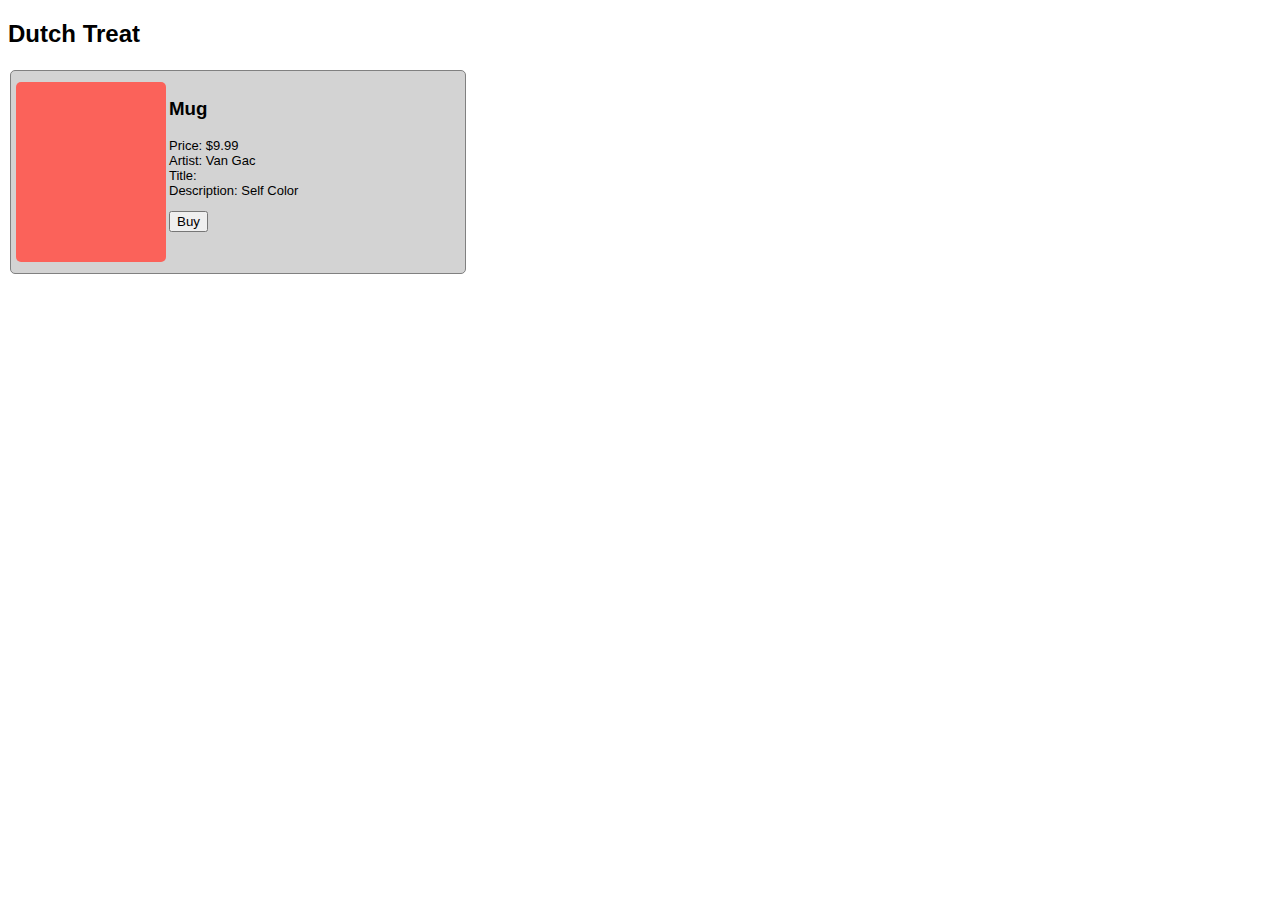
<file: Example/DutchTreat/wwwroot/index.html>
﻿<!DOCTYPE html>
<html>
<head>
    <meta charset="utf-8" />
    <title></title>
    <link href="css/index.css" rel="stylesheet" />
    
</head>
<body>
    <h2>Dutch Treat</h2>
    <div class="product-info">

        <img src="img/1.jpg" />
        <h3>Mug</h3>

        <ul class="product-props">
            <li>Price: $9.99</li>
            <li>Artist: Van Gac</li>
            <li>Title:</li>
            <li>Description: Self Color</li>
        </ul>
        <button id="buyButton">Buy</button>


    </div>
    <div id="theForm">
        <form>
            <label>Your name:</label>
            <br />
            <input />
            <br />
            <label>Email: </label>
            <br />
            <input type="email" />
            <br />
            <lable>Subject: </lable>
            <br />
            <input type="text" />
            <br />
            <label>Message:</label>
            <br />
            <textarea rows="4"></textarea>
            <br />
            <input type="submit" value="Send Message" />
        </form>

    </div>

    <script src="lib/jquery/dist/jquery.min.js"></script>
    <script src="js/index.js"></script>
</body>
</html>
</file>
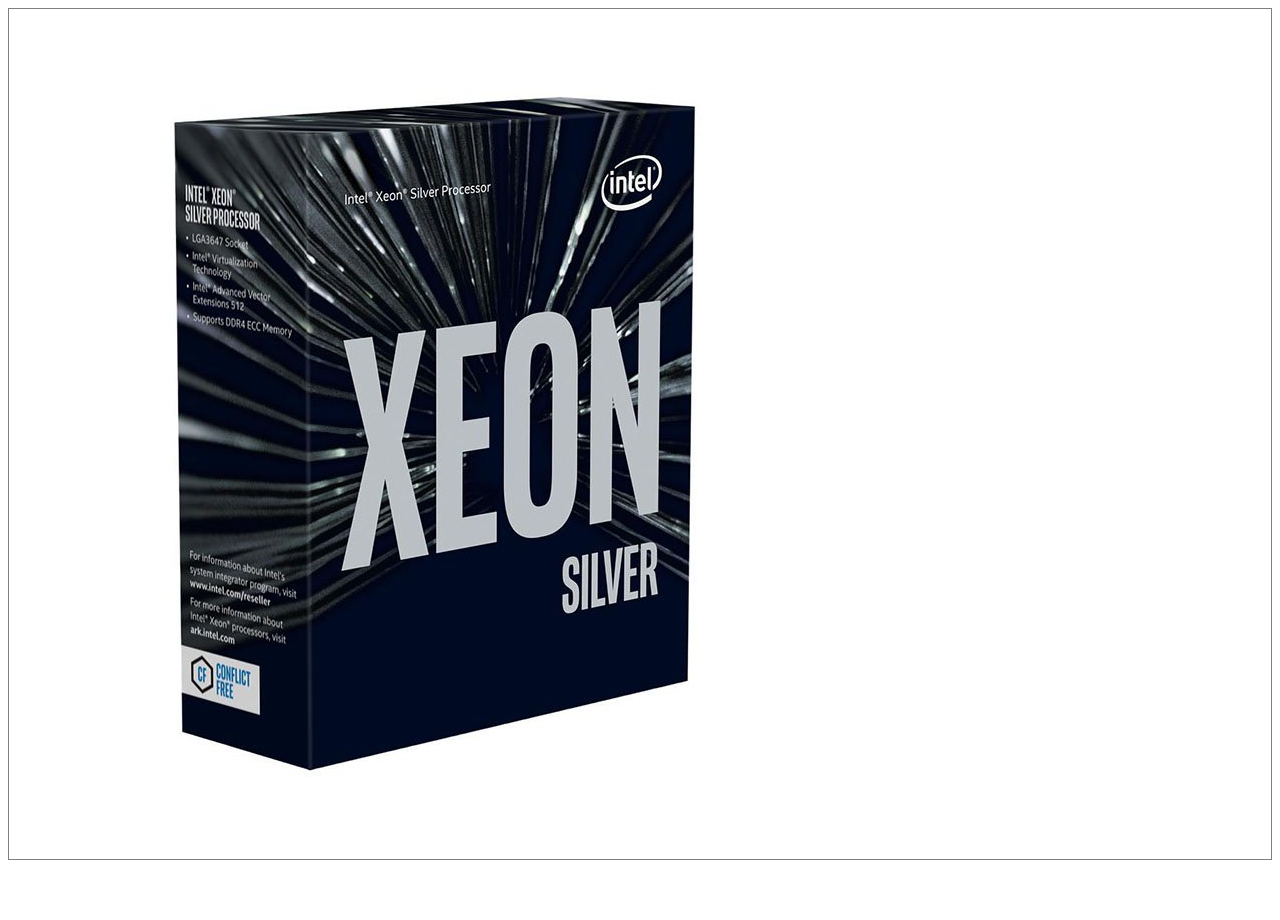
<file: Example/ExampleHTML/wwwroot/index.html>
﻿<head>

    <link href="css/site.css" rel="stylesheet" />
</head>

<body>
     <div class="product-info">

         <img src="img/40825_hnc_intel_xeon_silver_right_facing_850x850.jpg" />

     </div>


</body>
</file>
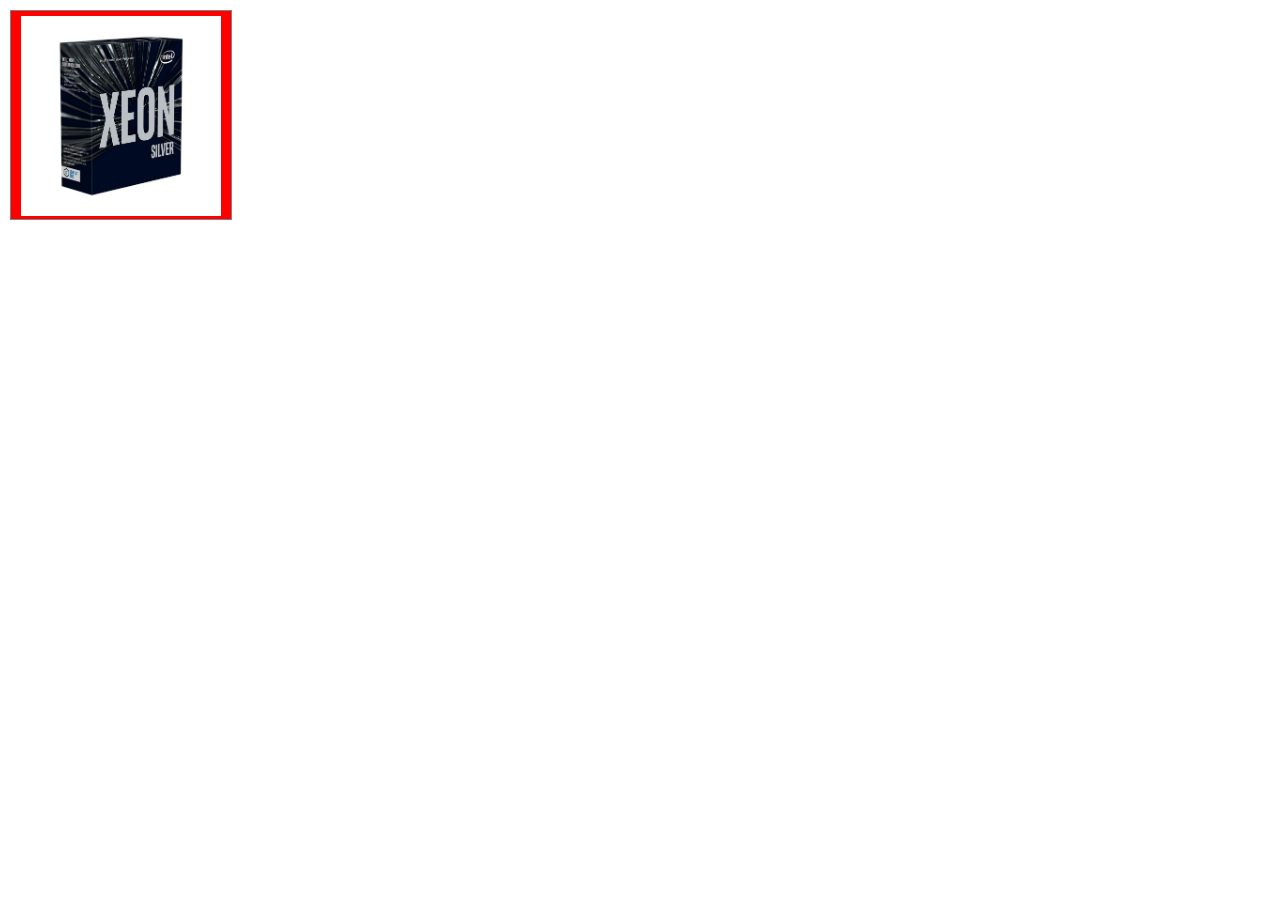
<file: Example/ExampleHTML2/wwwroot/index.html>
﻿<head>
    <script src="js/index.js"></script>
    <link href="css/site.css" rel="stylesheet" />
</head>

<body>

    <h1 id="heading"></h1>

    <div class="product-info">

        <img src="img/40825_hnc_intel_xeon_silver_right_facing_850x850.jpg" />

    </div>


</body>
</file>
<file: Example/DutchTreat/wwwroot/css/index.css>
﻿body {
    font-family: 'Segoe UI', Tahoma, Geneva, Verdana, sans-serif;
}

div#theForm {
    background-color: #d0d0d0;
}

#theForm input[type=submit] {
    background-color: green;
    color: white;
}

ul.product-props {
    font-size: small;
}

ul.product-props li {
    list-style-type: none;
}

.product-info {
    border: 1px solid grey;
    display: inline-block;
    padding: 8px 2px;
    margin: 2px;
    width: 450px;
    background-color: lightgray;
    border-radius: 5px;
}

.product-info img {
    margin: 3px;
    float: left;
    max-width: 150px;
    border-radius: 5px;
}
</file>
<file: Example/ExampleHTML/wwwroot/css/site.css>
﻿/* Please see documentation at https://docs.microsoft.com/aspnet/core/client-side/bundling-and-minification
for details on configuring this project to bundle and minify static web assets. */

a.navbar-brand {
  white-space: normal;
  text-align: center;
  word-break: break-all;
}

/* Provide sufficient contrast against white background */
a {
  color: #0366d6;
}

.btn-primary {
  color: #fff;
  background-color: #1b6ec2;
  border-color: #1861ac;
}

.nav-pills .nav-link.active, .nav-pills .show > .nav-link {
  color: #fff;
  background-color: #1b6ec2;
  border-color: #1861ac;
}

/* Sticky footer styles
-------------------------------------------------- */
html {
  font-size: 14px;
}
@media (min-width: 768px) {
  html {
    font-size: 16px;
  }
}

.border-top {
  border-top: 1px solid #e5e5e5;
}
.border-bottom {
  border-bottom: 1px solid #e5e5e5;
}

.box-shadow {
  box-shadow: 0 .25rem .75rem rgba(0, 0, 0, .05);
}

button.accept-policy {
  font-size: 1rem;
  line-height: inherit;
}

/* Sticky footer styles
-------------------------------------------------- */
html {
  position: relative;
  min-height: 100%;
}

body {
  /* Margin bottom by footer height */
  margin-bottom: 60px;
}
.footer {
  position: absolute;
  bottom: 0;
  width: 100%;
  white-space: nowrap;
  line-height: 60px; /* Vertically center the text there */
}

.product-info {

    border : 1px solid grey;

}
</file>
<file: Example/ExampleHTML2/wwwroot/css/site.css>
﻿/* Please see documentation at https://docs.microsoft.com/aspnet/core/client-side/bundling-and-minification
for details on configuring this project to bundle and minify static web assets. */

a.navbar-brand {
  white-space: normal;
  text-align: center;
  word-break: break-all;
}

/* Provide sufficient contrast against white background */
a {
  color: #0366d6;
}

.btn-primary {
  color: #fff;
  background-color: #1b6ec2;
  border-color: #1861ac;
}

.nav-pills .nav-link.active, .nav-pills .show > .nav-link {
  color: #fff;
  background-color: #1b6ec2;
  border-color: #1861ac;
}

/* Sticky footer styles
-------------------------------------------------- */
html {
  font-size: 14px;
}
@media (min-width: 768px) {
  html {
    font-size: 16px;
  }
}

.border-top {
  border-top: 1px solid #e5e5e5;
}
.border-bottom {
  border-bottom: 1px solid #e5e5e5;
}

.box-shadow {
  box-shadow: 0 .25rem .75rem rgba(0, 0, 0, .05);
}

button.accept-policy {
  font-size: 1rem;
  line-height: inherit;
}

/* Sticky footer styles
-------------------------------------------------- */
html {
  position: relative;
  min-height: 100%;
}

body {
  /* Margin bottom by footer height */
  margin-bottom: 60px;
}
.footer {
  position: absolute;
  bottom: 0;
  width: 100%;
  white-space: nowrap;
  line-height: 60px; /* Vertically center the text there */
}


.product-info {
    border: 1px solid grey;
    display: inline-block;
    padding: 5px 10px 3px;
    background-color: red;
    margin: 2px;
    float: left;
}

.product-info img {

    width: 200px;

}
</file>
